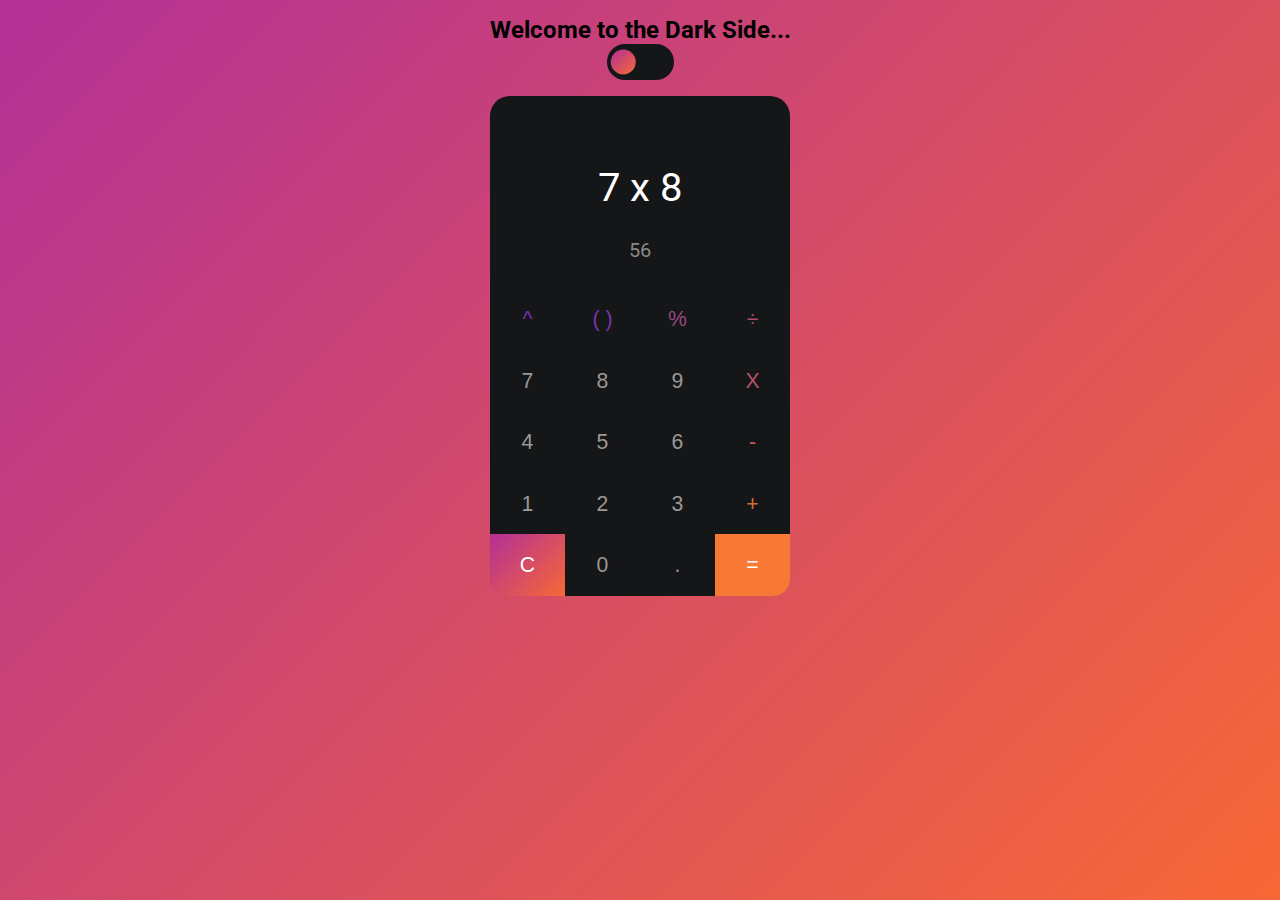
<file: Calculator-msca/index.html>
<html lang="en">
  <head>
    <meta charset="UTF-8" />
    <meta name="viewport" content="width=device-width, initial-scale=1.0" />
    <link rel="preconnect" href="https://fonts.gstatic.com" />
    <link
      href="https://fonts.googleapis.com/css2?family=Roboto&display=swap"
      rel="stylesheet"
    />
    <link rel="stylesheet" href="./CSS/styles.css" />
    <title>Calculator</title>
  </head>
  <body>
    <h2 id="toggle-header">Welcome to the Dark Side...</h2>
    <label class="switch">
      <input type="checkbox" id="theme-toggle" />
      <span class="slider round"></span>
    </label>
    <div class="calc-container">
      <div class="top-display"><span> 7 x 8</span></div>
      <div class="result-display"><span>56</span></div>
      <div class="buttons">
        <button class="calc-button functionalBtn">^</button>
        <button class="calc-button functionalBtn">( )</button>
        <button class="calc-button functionalBtn">%</button>
        <button class="calc-button functionalBtn">&divide;</button>
        <button class="calc-button number">7</button>
        <button class="calc-button number">8</button>
        <button class="calc-button number">9</button>
        <button class="calc-button functionalBtn">X</button>
        <button class="calc-button number">4</button>
        <button class="calc-button number">5</button>
        <button class="calc-button number">6</button>
        <button class="calc-button functionalBtn">-</button>
        <button class="calc-button number">1</button>
        <button class="calc-button number">2</button>
        <button class="calc-button number">3</button>
        <button class="calc-button functionalBtn">+</button>
        <button class="calc-button functionalBtn">C</button>
        <button class="calc-button number">0</button>
        <button class="calc-button number">.</button>
        <button class="calc-button functionalBtn">=</button>
      </div>
    </div>
    <script src="app.js"></script>
  </body>
</html>
</file>
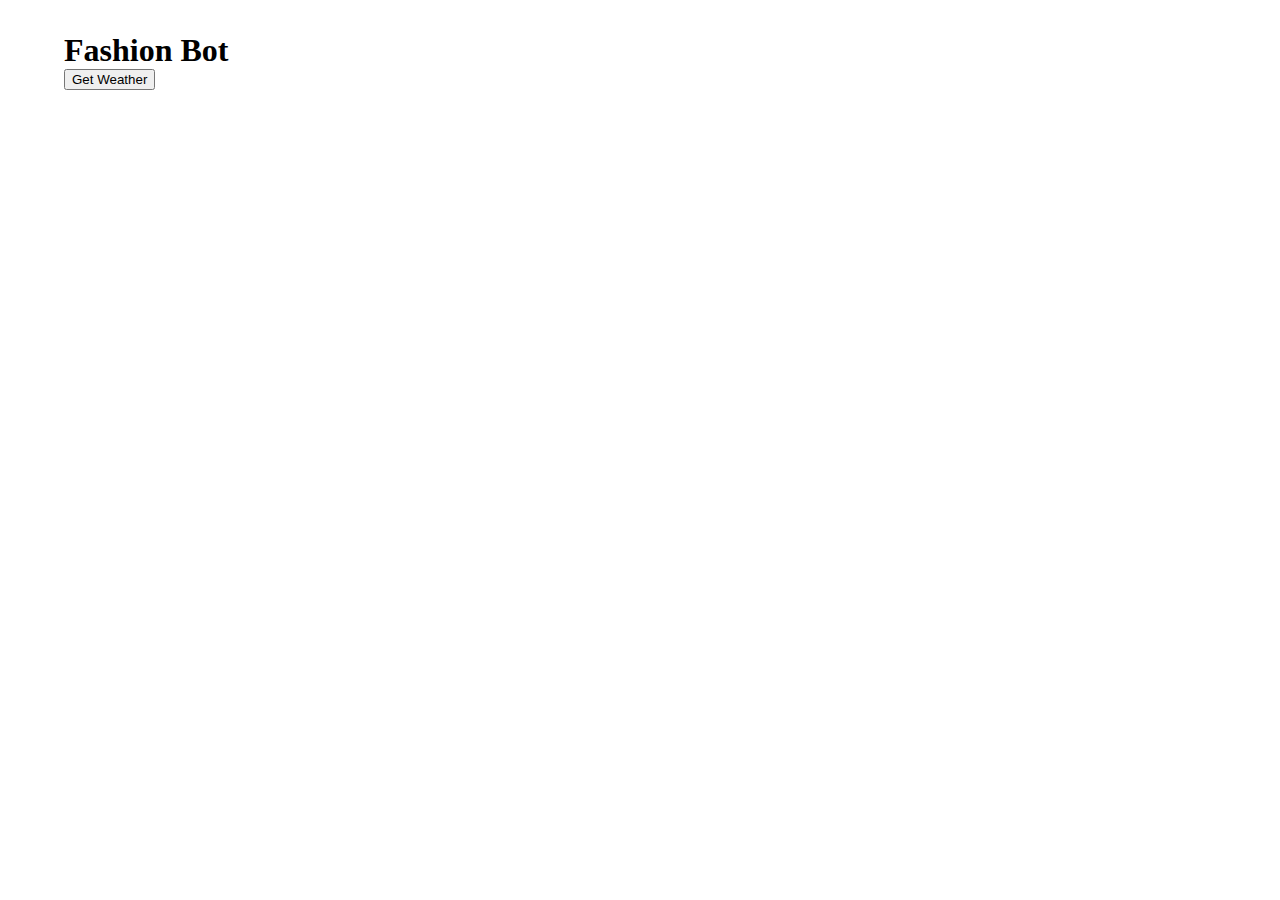
<file: Fashion-Bot-Weather/index.html>
<!DOCTYPE html>
<html lang="en">
  <head>
    <meta charset="UTF-8" />
    <meta name="viewport" content="width=device-width, initial-scale=1.0" />
    <link rel="stylesheet" href="./CSS/styles.css" />
    <title>Fashion Bot</title>
  </head>
  <body>
    <h1>Fashion Bot</h1>
    <button class="getWeatherBtn">Get Weather</button>
    <div class="weather-container">
      <div class='primary-weather-container'>
        
      </div>
      <div class="details-container">
        <p class="details-copy">
          
        </p>
      </div>
    </div>
    <script src="./app.js"></script>
  </body>
</html>
</file>
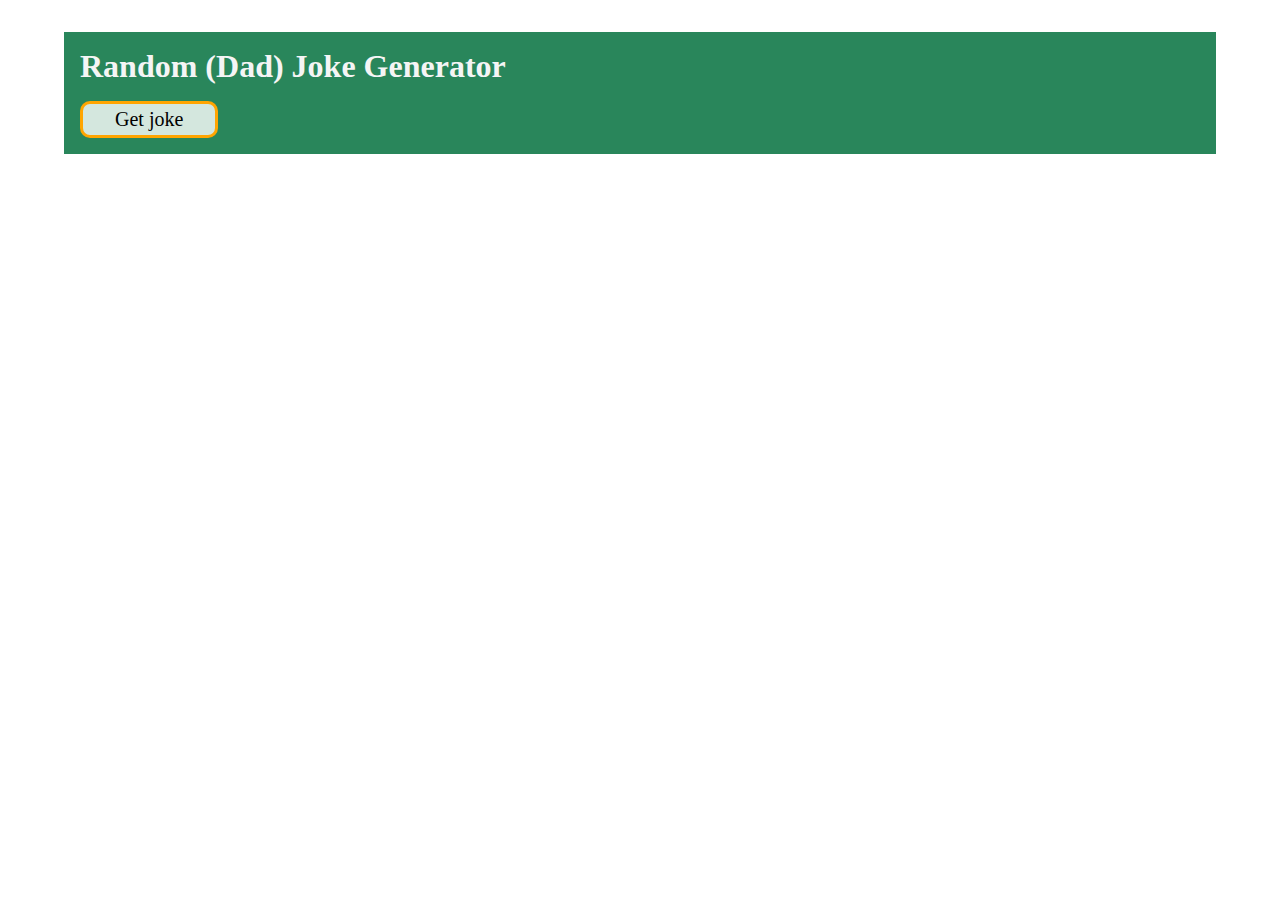
<file: joke-generator/index.html>
<!-- ! Started on Wednesday October 28, 2020 11:42AM as small js proj for msca -->
<!DOCTYPE html>
<html lang="en">
  <head>
    <meta charset="UTF-8" />
    <meta name="viewport" content="width=device-width, initial-scale=1.0" />
    <link rel="stylesheet" href="./CSS/styles.css" />
    <title>Joke Generator</title>
  </head>
  <body>
    <div class="joke-container">
	  <h1 class = "jokes-header">Random (Dad) Joke Generator</h1>
	  <ol class='single-jokes-container'>
		
	  </ol>
     
      <button class="jokeBtn">Get joke</button>
    </div>

    <script src="./app.js"></script>
  </body>
</html>
</file>
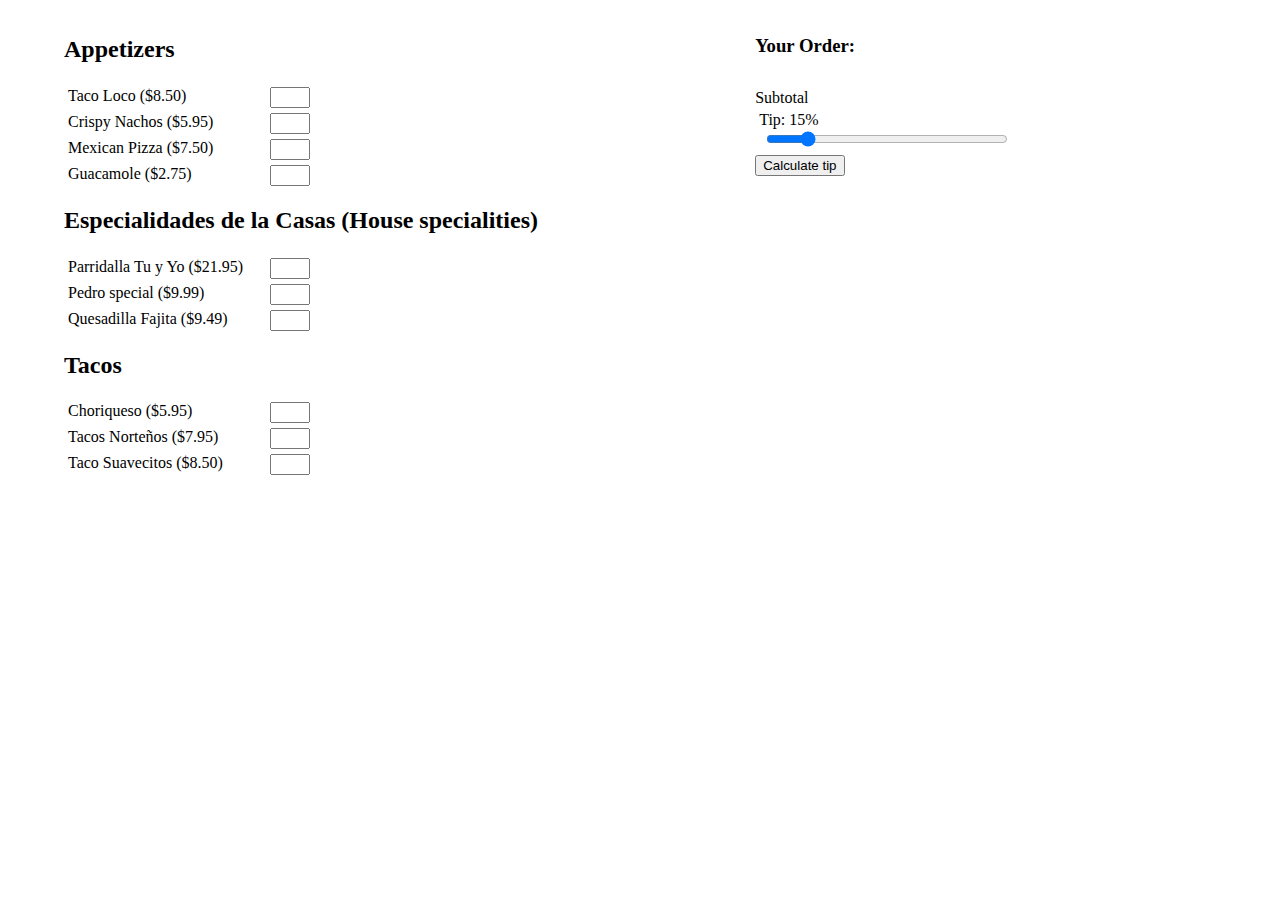
<file: Tip-calculator/index.html>
<!DOCTYPE html>
<html lang="en">
  <head>
    <meta charset="UTF-8" />
    <meta name="viewport" content="width=device-width, initial-scale=1.0" />
    <!-- <link rel='stylesheet' href='.'> -->
    <title>Tip-calculator</title>
  </head>
  <body>
    <div class="page-container">
      <div class="menu-items">
        <!-- @@ ===============  APPETIZERS   =============   -->
        <section class="appetizers">
          <h2 class="menu-section">Appetizers</h2>
          <label for="Taco-Loco">
            Taco Loco ($8.50)
            <input
              type="number"
              name="Taco-Loco"
              id="Taco-Loco"
              data-price="8.50"
              class="menu-item"
            />
          </label>
          <label for="Crispy Nachos">
            Crispy Nachos ($5.95)
            <input
              type="number"
              name="Crispy-Nachos"
              id="Crispy-Nachos"
              data-price="5.95"
              class="menu-item"
            />
          </label>
          <label for="Mexican Pizza">
            Mexican Pizza ($7.50)
            <input
              type="number"
              name="Mexican-Pizza"
              id="Mexican-Pizza"
              data-price="7.50"
              class="menu-item"
            />
          </label>
          <label for="Guacamole">
            Guacamole ($2.75)
            <input
              type="number"
              name="Guacamole"
              id="Guacamole"
              data-price="2.75"
              class="menu-item"
            />
          </label>
        </section>

        <!-- @@ ===============  House Specialities   =============   -->
        <section class="house-specialities">
          <h2 class="menu-section">
            Especialidades de la Casas (House specialities)
          </h2>
          <label for="Parridalla-Tu-y-Yo">
            Parridalla Tu y Yo ($21.95)
            <input
              type="number"
              name="Parridalla-Tu-y-Yo"
              id="Parridalla-Tu-y-Yo"
              data-price="21.95"
              class="menu-item"
            />
          </label>
          <label for="Pedro-special">
            Pedro special ($9.99)
            <input
              type="number"
              name="Pedro-special"
              id="Pedro-special"
              data-price="9.99"
              class="menu-item"
            />
          </label>
          <label
            for="Quesadilla-Fajita
  "
          >
            Quesadilla Fajita ($9.49)
            <input
              type="number"
              name="Quesadilla-Fajita
  "
              id="Quesadilla-Fajita
  "
              data-price="9.49"
              class="menu-item"
            />
          </label>
        </section>
        <div class="tacos">
          <h2 class="menu-section">Tacos</h2>
          <label for="Choriqueso">
            Choriqueso ($5.95)
            <input
              type="number"
              name="Choriqueso"
              id="Choriqueso"
              data-price="5.95"
              class="menu-item"
            />
          </label>
          <label for="Tacos-Norteños">
            Tacos Norteños ($7.95)
            <input
              type="number"
              name="Tacos-Norteños"
              id="Tacos-Norteños"
              data-price="7.95"
              class="menu-item"
            />
          </label>
          <label for="Taco-Suavecitos">
            Taco Suavecitos ($8.50)
            <input
              type="number"
              name="Taco-Suavecitos"
              id="Taco-Suavecitos"
              data-price="8.50"
              class="menu-item"
            />
          </label>
        </div>
      </div>
      <div class="cart">
        <div class="cart-items">
          <h3>Your Order:</h3>
        </div>
        <span class="subtotal">Subtotal</span>

        <label for="tip"
          >Tip: <span class="tipAmount">15%</span>
          <br />
          <input
            type="range"
            name="tip"
            id="tip"
            min="0"
            value="15"
            class="tip-input"
            max="100"
          />
        </label>
        <button class="calculateTip">Calculate tip</button>
        <p class="calculatedTip"></p>
        <p class="total"></p>
      </div>
    </div>

    <style>
      /* ==== Basic CSS Reset ==== */
      html {
        box-sizing: border-box;
      }

      *,
      *:before,
      *:after {
        box-sizing: inherit;
      }

      body {
        width: 1500px;
        max-width: calc(100% - 6rem);
        margin: 0 auto;
        padding: 1em;
      }
      .page-container {
        display: grid;
        grid-template-columns: 3fr 2fr;
      }
      input {
        width: 40px;
        float: right;
      }
      label {
        display: block;
        padding: 0.25em;
        width: 250px;
      }
      .tip-input {
        display: inline-block;
        float: none;
        margin-left: 0.5em;
        width: 100%;
      }

      .cart-items {
        margin-bottom: 2em;
      }
      .cart-item {
        border: solid 1px green;
        margin: 0;
        padding: 0.25em 0;
      }
    </style>
    <script>
      const tipBtn = document.querySelector('.calculateTip');
      const menuInputs = [...document.querySelectorAll('[data-price]')];
      const tipSlider = document.querySelector('.tip-input');
      console.log(menuInputs);

      function calculateBill() {
        //@# DOM variables
        const tipAmountDisplay = document.querySelector('.tipAmount');
        const calculatedTipDisplay = document.querySelector('.calculatedTip');

        let subtotal = updateSubtotal();
        subtotal ? subtotal : (subtotal = 0);

        // @# calculations
        let calculatedTip = (subtotal * tipSlider.value * 0.01).toFixed(2);
        const totalDisplay = document.querySelector('.total');
        let total = (Number(calculatedTip) + Number(subtotal)).toFixed(2);

        // @# displaying
        tipAmountDisplay.textContent = `${tipSlider.value}%`;
        calculatedTipDisplay.textContent = `Tip: $${calculatedTip}`;
        totalDisplay.textContent = `Total: $${total}`;
      }

      function updateSubtotal() {
        if (this.value <= 0) {
          return;
        }
        const subtotalDisplay = document.querySelector('.subtotal');
        let subtotal = menuInputs.filter((input) => input.value);
        // debugger;
        if (subtotal.length == 0) {
          return;
        }
        subtotal = subtotal
          .map((input) => input.value * input.dataset.price)
          .reduce((acc, next) => acc + next);
        subtotalDisplay.innerText = `Subtotal: ${subtotal.toFixed(2)}`;
        return subtotal;
      }

      function updateCart() {
        const cart = [];
        const cartDisplay = document.querySelector('.cart-items');
        return function updateCartDisplay() {
          // debugger;
          if (!cart.includes(this.name)) {
            if (this.value <= 0) {
              return;
            }
            let item = document.createElement('p');
            // debugger;
            // let quantity = 1;
            item.innerHTML = `${this.name.replace(/-/, ' ')}: ${this.value}`;
            item.classList.add('cart-item');
            item.setAttribute('name', `cart${this.name}`);
            cartDisplay.appendChild(item);
            cart.push(this.name);
            return cart;
          } else {
            // debugger;
            let item = document.querySelector(`
      [name=cart${this.name}]`);
            if (this.value == 0) {
              let index = cart.indexOf(item);
              cart.splice(index, 1);
              item.remove();
            }
            console.log(this.name);
            let name = this.name.replace(/-/, ' ');
            console.log(name);
            item.innerHTML = `${name}: ${this.value}`;
            return cart;
          }
        };
      }

      // closure over cart;   Don't think I've successfully used closures, so I was glad to get this one working.
      const updateCartDisplay = updateCart();

      tipBtn.addEventListener('click', calculateBill);

      //multiple event listeners for menuInputs to retain "this" value in each instead of passing multiple functions to anonymous arrow which I think distorted this value away from DOM element;
      menuInputs.forEach((input) =>
        input.addEventListener('change', updateSubtotal)
      );
      menuInputs.forEach((input) =>
        input.addEventListener('change', updateCartDisplay)
      );
      tipSlider.addEventListener('input', calculateBill);
    </script>
  </body>
</html>
</file>
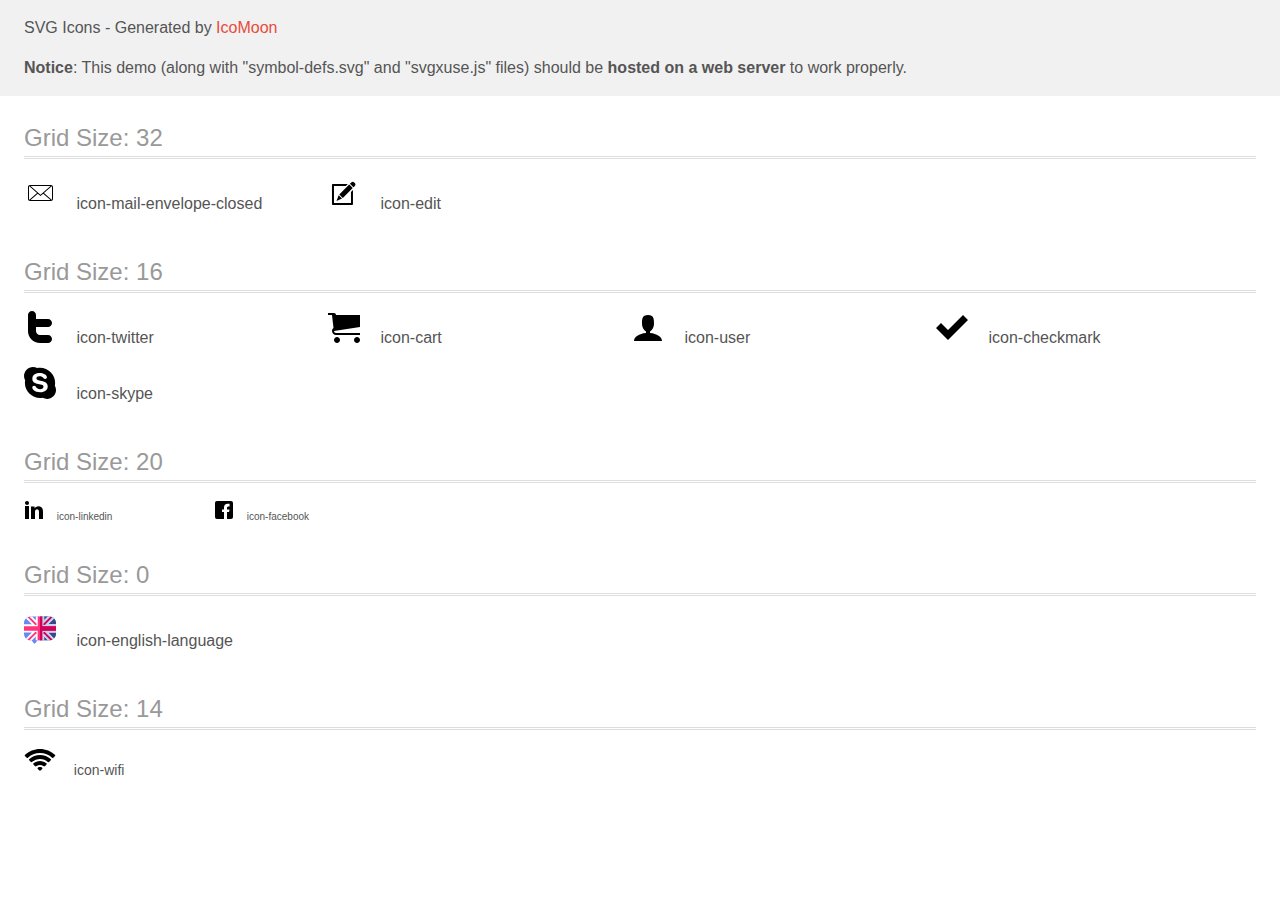
<file: Venedor/media/Icons/demo-external-svg.html>
<!doctype html>
<html>
<head>
    <title>IcoMoon - SVG Icons</title>
    <meta charset="utf-8">
    <meta name="viewport" content="width=device-width, initial-scale=1">
    <link rel="stylesheet" href="demo-files/demo.css">
    <link rel="stylesheet" href="style.css">
</head>
<body>
<header class="bgc1 clearfix">
<div class="mhl">
    <p>SVG Icons - Generated by <a href="https://icomoon.io/app">IcoMoon</a></p><p><strong>Notice</strong>: This demo (along with "symbol-defs.svg" and "svgxuse.js" files) should be <b>hosted on a web server</b> to work properly.</p>
</div>
</header>
    <div class="clearfix mhl ptl">
        <h1 class="mvm mtn fgc1">Grid Size: 32</h1>
        <div class="glyph fs1">
            <div class="clearfix pbs">
                <svg class="icon icon-mail-envelope-closed"><use xlink:href="symbol-defs.svg#icon-mail-envelope-closed"></use></svg><span class="name"> icon-mail-envelope-closed</span>
            </div>
        </div>
        <div class="glyph fs1">
            <div class="clearfix pbs">
                <svg class="icon icon-edit"><use xlink:href="symbol-defs.svg#icon-edit"></use></svg><span class="name"> icon-edit</span>
            </div>
        </div>
  </div>
    <div class="clearfix mhl ptl">
        <h1 class="mvm mtn fgc1">Grid Size: 16</h1>
        <div class="glyph fs2">
            <div class="clearfix pbs">
                <svg class="icon icon-twitter"><use xlink:href="symbol-defs.svg#icon-twitter"></use></svg><span class="name"> icon-twitter</span>
            </div>
        </div>
        <div class="glyph fs2">
            <div class="clearfix pbs">
                <svg class="icon icon-cart"><use xlink:href="symbol-defs.svg#icon-cart"></use></svg><span class="name"> icon-cart</span>
            </div>
        </div>
        <div class="glyph fs2">
            <div class="clearfix pbs">
                <svg class="icon icon-user"><use xlink:href="symbol-defs.svg#icon-user"></use></svg><span class="name"> icon-user</span>
            </div>
        </div>
        <div class="glyph fs2">
            <div class="clearfix pbs">
                <svg class="icon icon-checkmark"><use xlink:href="symbol-defs.svg#icon-checkmark"></use></svg><span class="name"> icon-checkmark</span>
            </div>
        </div>
        <div class="glyph fs2">
            <div class="clearfix pbs">
                <svg class="icon icon-skype"><use xlink:href="symbol-defs.svg#icon-skype"></use></svg><span class="name"> icon-skype</span>
            </div>
        </div>
  </div>
    <div class="clearfix mhl ptl">
        <h1 class="mvm mtn fgc1">Grid Size: 20</h1>
        <div class="glyph fs3">
            <div class="clearfix pbs">
                <svg class="icon icon-linkedin"><use xlink:href="symbol-defs.svg#icon-linkedin"></use></svg><span class="name"> icon-linkedin</span>
            </div>
        </div>
        <div class="glyph fs3">
            <div class="clearfix pbs">
                <svg class="icon icon-facebook"><use xlink:href="symbol-defs.svg#icon-facebook"></use></svg><span class="name"> icon-facebook</span>
            </div>
        </div>
  </div>
    <div class="clearfix mhl ptl">
        <h1 class="mvm mtn fgc1">Grid Size: 0</h1>
        <div class="glyph fs4">
            <div class="clearfix pbs">
                <svg class="icon icon-english-language"><use xlink:href="symbol-defs.svg#icon-english-language"></use></svg><span class="name"> icon-english-language</span>
            </div>
        </div>
  </div>
    <div class="clearfix mhl ptl">
        <h1 class="mvm mtn fgc1">Grid Size: 14</h1>
        <div class="glyph fs5">
            <div class="clearfix pbs">
                <svg class="icon icon-wifi"><use xlink:href="symbol-defs.svg#icon-wifi"></use></svg><span class="name"> icon-wifi</span>
            </div>
        </div>
  </div>
<script defer src="svgxuse.js"></script>
</body>
</html>
</file>
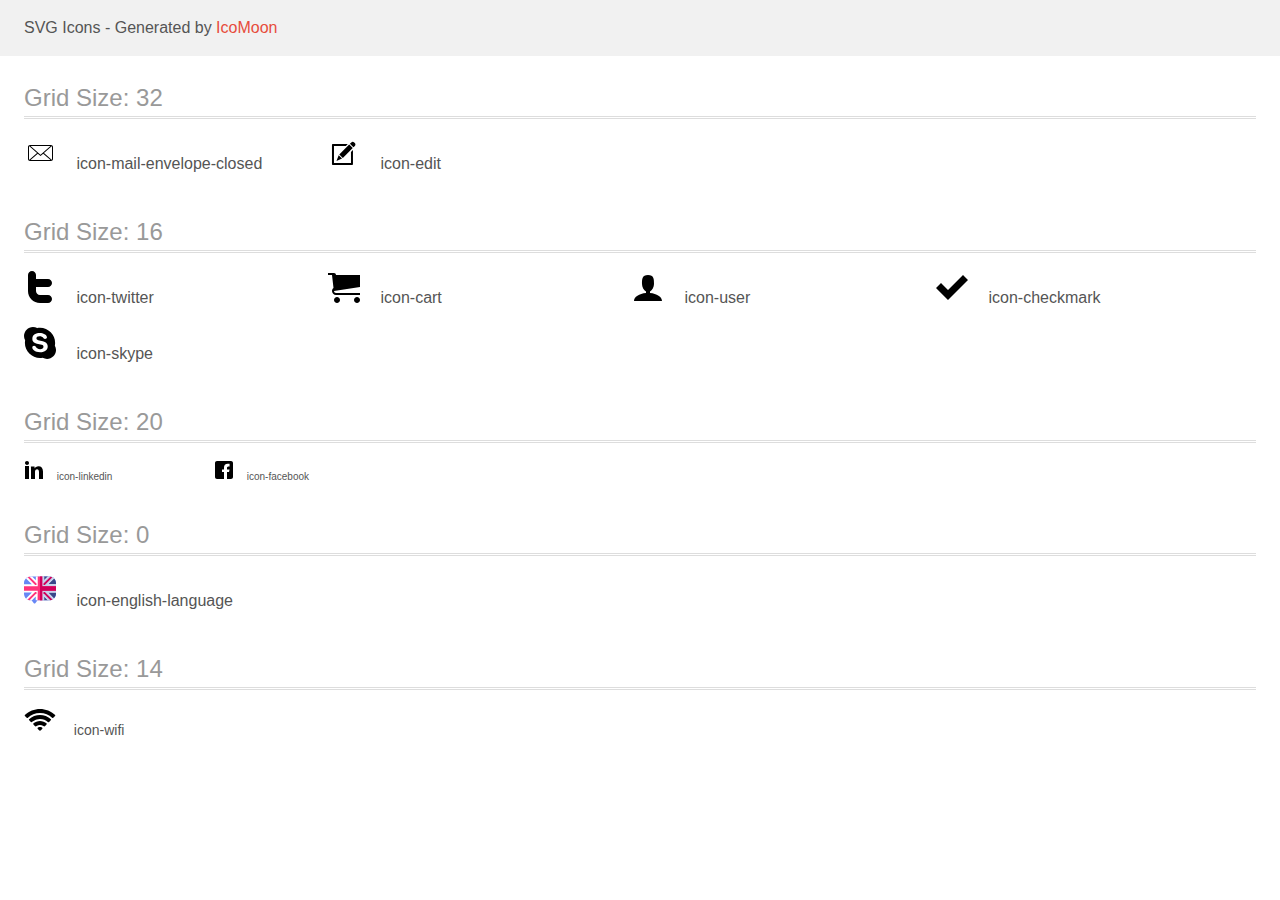
<file: Venedor/media/Icons/demo.html>
<!doctype html>
<html>
<head>
    <title>IcoMoon - SVG Icons</title>
    <meta charset="utf-8">
    <meta name="viewport" content="width=device-width, initial-scale=1">
    <link rel="stylesheet" href="demo-files/demo.css">
    <link rel="stylesheet" href="style.css">
</head>
<body>
<svg aria-hidden="true" style="position: absolute; width: 0; height: 0; overflow: hidden;" version="1.1" xmlns="http://www.w3.org/2000/svg" xmlns:xlink="http://www.w3.org/1999/xlink">
<defs>
<symbol id="icon-mail-envelope-closed" viewBox="0 0 32 32">
<path d="M5.315 9.274l7.735 6.726-7.737 6.728c-0.194-0.184-0.313-0.445-0.313-0.735v-11.986c0-0.289 0.121-0.549 0.315-0.733zM27.687 9.272c0.194 0.184 0.313 0.445 0.313 0.735v11.986c0 0.289-0.121 0.549-0.315 0.733l-7.735-6.726 7.737-6.728zM19.202 16.651l7.298 6.349h-20l7.298-6.349 2.702 2.349 2.702-2.349zM6.004 8c-1.107 0-2.004 0.895-2.004 1.994v12.012c0 1.101 0.89 1.994 2.004 1.994h20.993c1.107 0 2.004-0.895 2.004-1.994v-12.012c0-1.101-0.89-1.994-2.004-1.994h-20.993zM16.5 17.7l-10-8.7h20l-10 8.7z"></path>
</symbol>
<symbol id="icon-edit" viewBox="0 0 32 32">
<path d="M10.681 18.207l-2.209 5.67 5.572-2.307-3.363-3.363zM26.855 6.097l-0.707-0.707c-0.78-0.781-2.047-0.781-2.828 0l-1.414 1.414 3.535 3.536 1.414-1.414c0.782-0.781 0.782-2.048 0-2.829zM10.793 17.918l0.506-0.506 3.535 3.535 9.9-9.9-3.535-3.535 0.707-0.708-11.113 11.114zM23.004 26.004l-17.026 0.006 0.003-17.026 11.921-0.004 1.868-1.98h-14.805c-0.552 0-1 0.447-1 1v19c0 0.553 0.448 1 1 1h19c0.553 0 1-0.447 1-1v-14.058l-2.015 1.977 0.054 11.085z"></path>
</symbol>
<symbol id="icon-twitter" viewBox="0 0 32 32">
<path d="M24 16h-12v4c0 2.209 1.791 4 4 4h8c2.209 0 4 1.791 4 4s-1.791 4-4 4h-8c-6.627 0-12-5.373-12-12v-16c0-2.209 1.791-4 4-4s4 1.791 4 4v4h12c2.209 0 4 1.791 4 4s-1.791 4-4 4z"></path>
</symbol>
<symbol id="icon-cart" viewBox="0 0 32 32">
<path d="M12 29c0 1.657-1.343 3-3 3s-3-1.343-3-3c0-1.657 1.343-3 3-3s3 1.343 3 3z"></path>
<path d="M32 29c0 1.657-1.343 3-3 3s-3-1.343-3-3c0-1.657 1.343-3 3-3s3 1.343 3 3z"></path>
<path d="M32 16v-12h-24c0-1.105-0.895-2-2-2h-6v2h4l1.502 12.877c-0.915 0.733-1.502 1.859-1.502 3.123 0 2.209 1.791 4 4 4h24v-2h-24c-1.105 0-2-0.895-2-2 0-0.007 0-0.014 0-0.020l26-3.98z"></path>
</symbol>
<symbol id="icon-user" viewBox="0 0 32 32">
<path d="M18 22.082v-1.649c2.203-1.241 4-4.337 4-7.432 0-4.971 0-9-6-9s-6 4.029-6 9c0 3.096 1.797 6.191 4 7.432v1.649c-6.784 0.555-12 3.888-12 7.918h28c0-4.030-5.216-7.364-12-7.918z"></path>
</symbol>
<symbol id="icon-checkmark" viewBox="0 0 32 32">
<path d="M27 4l-15 15-7-7-5 5 12 12 20-20z"></path>
</symbol>
<symbol id="icon-skype" viewBox="0 0 32 32">
<path d="M13.3 1.169c-0.050-0.031-0.106-0.056-0.156-0.081-0.056 0.012-0.106 0.019-0.162 0.031l0.319 0.050z"></path>
<path d="M1.15 13.156c-0.012 0.056-0.019 0.113-0.025 0.162 0.031 0.050 0.050 0.1 0.081 0.15l-0.056-0.313z"></path>
<path d="M30.837 18.831c0.012-0.056 0.019-0.113 0.031-0.169-0.031-0.050-0.050-0.1-0.081-0.15l0.050 0.319z"></path>
<path d="M18.5 30.719c0.050 0.031 0.106 0.056 0.156 0.081 0.056-0.012 0.113-0.019 0.169-0.025l-0.325-0.056z"></path>
<path d="M30.869 18.663c-0.012 0.056-0.019 0.113-0.031 0.169l-0.056-0.325c0.031 0.056 0.056 0.106 0.087 0.156 0.163-0.9 0.25-1.819 0.25-2.738 0-2.037-0.4-4.019-1.188-5.881-0.762-1.8-1.85-3.419-3.238-4.806s-3.006-2.475-4.8-3.237c-1.863-0.788-3.844-1.188-5.881-1.188-0.963 0-1.925 0.088-2.863 0.269 0 0-0.006 0-0.006 0 0.050 0.025 0.106 0.050 0.156 0.081l-0.319-0.050c0.056-0.012 0.106-0.019 0.162-0.031-1.287-0.681-2.731-1.050-4.194-1.050-2.388 0-4.638 0.931-6.325 2.619s-2.619 3.937-2.619 6.325c0 1.519 0.394 3.019 1.125 4.338 0.012-0.056 0.019-0.113 0.025-0.162l0.056 0.319c-0.031-0.050-0.056-0.1-0.081-0.15-0.15 0.856-0.225 1.731-0.225 2.606 0 2.038 0.4 4.019 1.188 5.881 0.763 1.8 1.85 3.413 3.237 4.8s3.006 2.475 4.806 3.238c1.863 0.788 3.844 1.188 5.881 1.188 0.887 0 1.775-0.081 2.644-0.238-0.050-0.031-0.1-0.056-0.156-0.081l0.325 0.056c-0.056 0.012-0.113 0.019-0.169 0.025 1.337 0.756 2.856 1.163 4.4 1.163 2.387 0 4.637-0.931 6.325-2.619s2.619-3.938 2.619-6.325c-0.006-1.519-0.4-3.019-1.137-4.35zM16.069 25.181c-5.369 0-7.769-2.637-7.769-4.619 0-1.012 0.75-1.725 1.781-1.725 2.3 0 1.7 3.3 5.988 3.3 2.194 0 3.406-1.194 3.406-2.413 0-0.731-0.363-1.544-1.806-1.9l-4.775-1.194c-3.844-0.963-4.544-3.044-4.544-5 0-4.056 3.819-5.581 7.406-5.581 3.306 0 7.2 1.825 7.2 4.263 0 1.044-0.906 1.65-1.938 1.65-1.962 0-1.6-2.713-5.55-2.713-1.963 0-3.044 0.887-3.044 2.156s1.55 1.675 2.894 1.981l3.538 0.787c3.869 0.863 4.85 3.125 4.85 5.25 0 3.294-2.531 5.756-7.637 5.756z"></path>
</symbol>
<symbol id="icon-linkedin" viewBox="0 0 20 20">
<path d="M5 3c0 1.062-0.71 1.976-2.001 1.976-1.215 0-1.999-0.862-1.999-1.924 0-1.090 0.76-2.052 2-2.052s1.976 0.91 2 2zM1 19v-13h4v13h-4z"></path>
<path d="M7 10.444c0-1.545-0.051-2.836-0.102-3.951h3.594l0.178 1.723h0.076c0.506-0.811 1.746-2 3.822-2 2.532 0 4.432 1.695 4.432 5.342v7.442h-4v-6.861c0-1.594-0.607-2.81-2-2.81-1.062 0-1.594 0.86-1.873 1.569-0.102 0.254-0.127 0.608-0.127 0.963v7.139h-4v-8.556z"></path>
</symbol>
<symbol id="icon-facebook" viewBox="0 0 20 20">
<path d="M17 1h-14c-1.1 0-2 0.9-2 2v14c0 1.101 0.9 2 2 2h7v-7h-2v-2.475h2v-2.050c0-2.164 1.212-3.684 3.766-3.684l1.803 0.002v2.605h-1.197c-0.994 0-1.372 0.746-1.372 1.438v1.69h2.568l-0.568 2.474h-2v7h4c1.1 0 2-0.899 2-2v-14c0-1.1-0.9-2-2-2z"></path>
</symbol>
<symbol id="icon-english-language" viewBox="0 0 32 32">
<path fill="#6787f5" style="fill: var(--color1, #6787f5)" d="M25.438 2.563h-18.875c-3.619 0-6.563 2.944-6.563 6.563v10.559c0 3.619 2.944 6.563 6.563 6.563h0.974l2.282 2.896c0.178 0.226 0.449 0.357 0.736 0.357s0.559-0.132 0.736-0.357l2.282-2.896h11.864c3.619 0 6.563-2.944 6.563-6.563v-10.559c0-3.619-2.944-6.563-6.563-6.563z"></path>
<path fill="#38478a" style="fill: var(--color2, #38478a)" d="M25.438 2.563h-9.438v23.684h9.438c3.619 0 6.563-2.944 6.563-6.563v-10.559c0-3.619-2.944-6.563-6.563-6.563z"></path>
<path fill="#fff" style="fill: var(--color3, #fff)" d="M12.485 27.628l1.089-1.382z"></path>
<path fill="#fff" style="fill: var(--color3, #fff)" d="M32 10.266h-7.883l5.868-5.868c-1.18-1.136-2.784-1.836-4.548-1.836h-1.572l-3.726 3.726v-3.726h-8.28v3.726l-3.726-3.726h-1.572c-1.764 0-3.367 0.7-4.548 1.836l5.868 5.868h-7.883v8.28h7.883l-5.866 5.866c1.18 1.136 2.783 1.834 4.546 1.834h0.974l0.265 0.336 3.959-3.959-0.064 3.623h8.445v-3.713l3.701 3.713h1.597c1.756 0 3.352-0.693 4.531-1.82l-0.221-0.222-5.641-5.659h7.893z"></path>
<path fill="#c7d3ed" style="fill: var(--color4, #c7d3ed)" d="M32 10.266h-7.883l5.868-5.868c-1.18-1.136-2.784-1.836-4.548-1.836h-1.572l-3.726 3.726v-3.726h-4.14v23.684h4.14v-3.713l3.701 3.713h1.597c1.756 0 3.352-0.693 4.531-1.82l-0.221-0.222-5.641-5.659h7.893z"></path>
<path fill="#ff337a" style="fill: var(--color5, #ff337a)" d="M18.265 12.141v-9.578h-4.53v9.578h-13.735v4.53h13.735l-0.161 9.576h4.691v-9.576h13.735v-4.53z"></path>
<path fill="#d1005b" style="fill: var(--color6, #d1005b)" d="M18.265 12.141v-9.578h-2.265v23.684h2.265v-9.576h13.735v-4.53z"></path>
<path fill="#ff337a" style="fill: var(--color5, #ff337a)" d="M12.485 10.891v-1.326l-6.926-6.926c-0.71 0.109-1.383 0.333-2 0.652l7.6 7.6z"></path>
<path fill="#d1005b" style="fill: var(--color6, #d1005b)" d="M28.441 3.291c-0.616-0.319-1.29-0.542-2-0.652l-6.926 6.926v1.326h1.326z"></path>
<path fill="#ff337a" style="fill: var(--color5, #ff337a)" d="M3.561 25.519c0.617 0.318 1.29 0.542 2 0.651l6.924-6.924v-1.326h-1.326z"></path>
<path fill="#d1005b" style="fill: var(--color6, #d1005b)" d="M19.515 17.921v1.33l6.9 6.923c0.712-0.107 1.386-0.328 2.005-0.645l-7.583-7.608z"></path>
</symbol>
<symbol id="icon-wifi" viewBox="0 0 32 28">
<path d="M16 23.797c-0.406 0-2.594-2.188-2.594-2.609 0-0.766 2-1.188 2.594-1.188s2.594 0.422 2.594 1.188c0 0.422-2.188 2.609-2.594 2.609zM20.219 19.563c-0.219 0-1.922-1.563-4.219-1.563-2.312 0-3.984 1.563-4.219 1.563-0.375 0-2.641-2.25-2.641-2.625 0-0.141 0.063-0.266 0.156-0.359 1.672-1.656 4.391-2.578 6.703-2.578s5.031 0.922 6.703 2.578c0.094 0.094 0.156 0.219 0.156 0.359 0 0.375-2.266 2.625-2.641 2.625zM24.484 15.313c-0.125 0-0.266-0.063-0.359-0.125-2.578-2-4.75-3.187-8.125-3.187-4.719 0-8.313 3.313-8.484 3.313-0.359 0-2.609-2.25-2.609-2.625 0-0.125 0.063-0.25 0.156-0.344 2.797-2.797 7.016-4.344 10.938-4.344s8.141 1.547 10.938 4.344c0.094 0.094 0.156 0.219 0.156 0.344 0 0.375-2.25 2.625-2.609 2.625zM28.719 11.078c-0.125 0-0.25-0.063-0.344-0.141-3.609-3.172-7.5-4.937-12.375-4.937s-8.766 1.766-12.375 4.937c-0.094 0.078-0.219 0.141-0.344 0.141-0.359 0-2.625-2.25-2.625-2.625 0-0.141 0.063-0.266 0.156-0.359 3.953-3.922 9.656-6.094 15.188-6.094s11.234 2.172 15.188 6.094c0.094 0.094 0.156 0.219 0.156 0.359 0 0.375-2.266 2.625-2.625 2.625z"></path>
</symbol>
</defs>
</svg>

<header class="bgc1 clearfix">
<div class="mhl">
    <p>SVG Icons - Generated by <a href="https://icomoon.io/app">IcoMoon</a></p>
</div>
</header>
    <div class="clearfix mhl ptl">
        <h1 class="mvm mtn fgc1">Grid Size: 32</h1>
        <div class="glyph fs1">
            <div class="clearfix pbs">
                <svg class="icon icon-mail-envelope-closed"><use xlink:href="#icon-mail-envelope-closed"></use></svg><span class="name"> icon-mail-envelope-closed</span>
            </div>
        </div>
        <div class="glyph fs1">
            <div class="clearfix pbs">
                <svg class="icon icon-edit"><use xlink:href="#icon-edit"></use></svg><span class="name"> icon-edit</span>
            </div>
        </div>
  </div>
    <div class="clearfix mhl ptl">
        <h1 class="mvm mtn fgc1">Grid Size: 16</h1>
        <div class="glyph fs2">
            <div class="clearfix pbs">
                <svg class="icon icon-twitter"><use xlink:href="#icon-twitter"></use></svg><span class="name"> icon-twitter</span>
            </div>
        </div>
        <div class="glyph fs2">
            <div class="clearfix pbs">
                <svg class="icon icon-cart"><use xlink:href="#icon-cart"></use></svg><span class="name"> icon-cart</span>
            </div>
        </div>
        <div class="glyph fs2">
            <div class="clearfix pbs">
                <svg class="icon icon-user"><use xlink:href="#icon-user"></use></svg><span class="name"> icon-user</span>
            </div>
        </div>
        <div class="glyph fs2">
            <div class="clearfix pbs">
                <svg class="icon icon-checkmark"><use xlink:href="#icon-checkmark"></use></svg><span class="name"> icon-checkmark</span>
            </div>
        </div>
        <div class="glyph fs2">
            <div class="clearfix pbs">
                <svg class="icon icon-skype"><use xlink:href="#icon-skype"></use></svg><span class="name"> icon-skype</span>
            </div>
        </div>
  </div>
    <div class="clearfix mhl ptl">
        <h1 class="mvm mtn fgc1">Grid Size: 20</h1>
        <div class="glyph fs3">
            <div class="clearfix pbs">
                <svg class="icon icon-linkedin"><use xlink:href="#icon-linkedin"></use></svg><span class="name"> icon-linkedin</span>
            </div>
        </div>
        <div class="glyph fs3">
            <div class="clearfix pbs">
                <svg class="icon icon-facebook"><use xlink:href="#icon-facebook"></use></svg><span class="name"> icon-facebook</span>
            </div>
        </div>
  </div>
    <div class="clearfix mhl ptl">
        <h1 class="mvm mtn fgc1">Grid Size: 0</h1>
        <div class="glyph fs4">
            <div class="clearfix pbs">
                <svg class="icon icon-english-language"><use xlink:href="#icon-english-language"></use></svg><span class="name"> icon-english-language</span>
            </div>
        </div>
  </div>
    <div class="clearfix mhl ptl">
        <h1 class="mvm mtn fgc1">Grid Size: 14</h1>
        <div class="glyph fs5">
            <div class="clearfix pbs">
                <svg class="icon icon-wifi"><use xlink:href="#icon-wifi"></use></svg><span class="name"> icon-wifi</span>
            </div>
        </div>
  </div>
<script defer src="svgxuse.js"></script>
</body>
</html>
</file>
<file: Calculator-msca/CSS/styles.css>
:root {
  --background: #141618;
  --numBtnColor: #999;
  --displayColor: #fff;
  --spectrum1: #7830aeff;
  --spectrum2: #7e33a9ff;
  --spectrum3: #9d4685ff;
  --spectrum4: #aa4d75ff;
  --spectrum5: #b55467ff;
  --spectrum6: #c45c54ff;
  --spectrum7: #dc6b30ff;
  --spectrum8: #f77935;
  /* --gradient: linear-gradient(180deg, rgba(0,50,203,1) 10%, rgba(4,233,166,1) 88%); */
  --gradient: linear-gradient(
    135deg,
    rgba(179, 48, 151, 1) 0%,
    rgba(247, 104, 53, 1) 100%
  );
}
/* ==== Basic CSS Reset ==== */
html {
  box-sizing: border-box;
}

*,
*:before,
*:after {
  box-sizing: inherit;
}

body,
h1,
h2,
h3,
h4,
h5,
h6,
p,
ol,
ul {
  margin: 0;
  padding: 0;
}

ol,
ul {
  list-style: none;
}

img {
  max-width: 100%;
  height: auto;
}
/* ==== End CSS Reset ==== */
body {
  padding: 1rem;
  display: flex;
  flex-direction: column;
  justify-content: center;
  align-items: center;
  font-family: 'Roboto', sans-serif;
  background: var(--gradient);
}

body.light {
  --spectrum1: #0032cb;
  --spectrum2: #0053c5;
  --spectrum3: #006ac1;
  --spectrum4: #0075be;
  --spectrum5: #0082bb;
  --spectrum6: #0093b9;
  --spectrum7: #00a8b4;
  --spectrum8: #00ccad;
  --numBtnColor: #141618;
  --displayColor: #141618;
  --background: #fff;
  --gradient: linear-gradient(
    135deg,
    rgba(0, 138, 193, 1) 0%,
    rgba(0, 184, 185, 1) 100%
  );
}

.calc-container {
  position: relative;
  min-width: 300px;
  min-height: 500px;
  background: var(--background);
  color: var(--displayColor);
  display: grid;
  grid-template-rows: 1.5fr 1fr 4fr;
  grid-template-columns: repeat(4, 1fr);
  grid-template-areas:
    'top top top top'
    'result result result result'
    'buttons buttons buttons buttons';
  border-radius: 20px;
  /* overflow: hidden; */
}

.top-display {
  grid-area: top;
  display: flex;
  justify-content: center;
  align-items: flex-end;
  font-size: 2.5rem;
  color: var(--numColor);
}

.result-display {
  display: flex;
  justify-content: center;
  align-items: center;
  font-size: 1.25rem;
}

.result-display {
  grid-area: result;
  color: #888;
}
.buttons {
  grid-area: buttons;
  display: grid;
  width: 100%;
  grid-template-columns: repeat(4, 1fr);
  background: var(--background);
  border-radius: 0 0 20px 20px;
}

.calc-button {
  border: none;
  display: block;
  font-size: 1.325rem;
  padding: 0;
  background: var(--background);
  color: var(--numBtnColor);
}

.calc-button:active {
  color: var(--spectrum8);
  box-shadow: inset 0px 0px 12px -6px var(--spectrum8);
}

.calc-button:focus {
  outline: none;
  border: none;
}
.calc-button:nth-of-type(1) {
  color: var(--spectrum1);
}
.calc-button:nth-of-type(2) {
  color: var(--spectrum2);
}
.calc-button:nth-of-type(3) {
  color: var(--spectrum3);
}
.calc-button:nth-of-type(4) {
  color: var(--spectrum4);
}
.calc-button:nth-of-type(8) {
  color: var(--spectrum5);
}
.calc-button:nth-of-type(12) {
  color: var(--spectrum6);
}
.calc-button:nth-of-type(16) {
  color: var(--spectrum7);
}
.calc-button:nth-of-type(20) {
  background: var(--spectrum8);
  border-radius: 0 0 17px;
  display: block;
  color: white;
}
.calc-button:nth-of-type(17) {
  background: var(--gradient);
  color: white;
  border-radius: 0 0 0 17px;
}

/* The switch - the box around the slider */
.switch {
  position: relative;
  display: inline-block;
  margin-bottom: 1rem;
  padding: 15px 30px;
}

/* Hide default HTML checkbox */
.switch input {
  opacity: 0;
  width: 0;
  height: 0;
}

/* The slider */
.slider {
  position: absolute;
  cursor: pointer;
  top: 0;
  left: 0;
  right: 0;
  bottom: 0;
  background-color: var(--background);
  transition: 0.3s;
}

.slider:before {
  position: absolute;
  content: '';
  height: 25px;
  width: 25px;
  left: 0px;
  top: 50%;
  transform: translate(15%, -50%);
  background: var(--gradient);
  transition: 0.4s;
}

input:checked + .slider {
  background-color: var(--background);
}

input:focus + .slider {
  box-shadow: 0 0 1px #2196f3;
}

input:checked + .slider:before {
  transform: translate(140%, -50%);
}

/* Rounded sliders */
.slider.round {
  border-radius: 30px;
}

.slider.round:before {
  border-radius: 50%;
}
</file>
<file: Venedor/media/Icons/demo-files/demo.css>
body {
  padding: 0;
  margin: 0;
  font-family: sans-serif;
  font-size: 1em;
  line-height: 1.5;
  color: #555;
  background: #fff;
}
h1 {
  font-size: 1.5em;
  font-weight: normal;
  box-shadow: 0 1px #ddd, 0 2px #fff, 0 3px #ddd;
}
small {
  font-size: .66666667em;
}
a {
  color: #e74c3c;
  text-decoration: none;
}
a:hover, a:focus {
  box-shadow: 0 1px #e74c3c;
}
.bshadow0, input {
  box-shadow: inset 0 -2px #e7e7e7;
}
input:hover {
  box-shadow: inset 0 -2px #ccc;
}
input, fieldset {
  font-size: 1em;
  margin: 0;
  padding: 0;
  border: 0;
}
input {
  color: inherit;
  line-height: 1.5;
  height: 1.5em;
  padding: .25em 0;
}
input:focus {
  outline: none;
  box-shadow: inset 0 -2px #449fdb;
}
.glyph {
  font-size: 16px;
  margin-right: 1.5em;
  float: left;
  width: 8em;
}
svg {
  color: #000;
}
.liga {
  width: 80%;
  width: calc(100% - 2.5em);
}
.talign-right {
  text-align: right;
}
.talign-center {
  text-align: center;
}
.bgc1 {
  background: #f1f1f1;
}
.fgc0 {
  color: #000;
}
.fgc1 {
  color: #999;
}
p {
  margin-top: 1em;
  margin-bottom: 1em;
}
.mvm {
  margin-top: .75em;
  margin-bottom: .75em;
}
.mtn {
  margin-top: 0;
}
.mtl, .mal {
  margin-top: 1.5em;
}
.mbl, .mal {
  margin-bottom: 1.5em;
}
.mal, .mhl {
  margin-left: 1.5em;
  margin-right: 1.5em;
}
.mhmm {
  margin-left: 1em;
  margin-right: 1em;
}
.ptl {
  padding-top: 1.5em;
}
.pbs, .pvs {
  padding-bottom: .25em;
}
.pvs, .pts {
  padding-top: .25em;
}
.unit {
  float: left;
}
.unitRight {
  float: right;
}
.size1of2 {
  width: 50%;
}
.size1of1 {
  width: 100%;
}
.clearfix:before, .clearfix:after {
  content: " ";
  display: table;
}
.clearfix:after {
  clear: both;
}
.hidden-true {
  display: none;
}
.textbox0 {
  width: 3em;
  background: #f1f1f1;
  padding: .25em .5em;
  line-height: 1.5;
  height: 1.5em;
}
.fs0 {
  font-size: 16px;
}
.fs1 {
  font-size: 32px;
}
.fs2 {
  font-size: 32px;
}
.fs3 {
  font-size: 20px;
}
.fs4 {
  font-size: 32px;
}
.fs5 {
  font-size: 28px;
}
.name {
  font-size: 0.5em;
  margin-left: 1em;
}
</file>
<file: Venedor/media/Icons/style.css>
.icon {
  display: inline-block;
  width: 1em;
  height: 1em;
  stroke-width: 0;
  stroke: currentColor;
  fill: currentColor;
}

/* ==========================================
Single-colored icons can be modified like so:
.icon-name {
  font-size: 32px;
  color: red;
}
========================================== */

.icon-wifi {
  width: 1.142578125em;
}
</file>
<file: Fashion-Bot-Weather/CSS/styles.css>
/* ==== Basic CSS Reset ==== */
html {
  box-sizing: border-box;
}

*,
*:before,
*:after {
  box-sizing: inherit;
}

body,
h1,
h2,
h3,
h4,
h5,
h6,
p,
ol,
ul {
  margin: 0;
  padding: 0;
}

ol,
ul {
  list-style: none;
}

img {
  max-width: 100%;
  height: auto;
  display: block;
}
/* ==== End CSS Reset ==== */

body {
  width: 1400px;
  max-width: calc(100% - 8rem);
  margin: 0 auto;
  padding-top: 2rem;
  font-family: Cambria, Cochin, Georgia, Times, 'Times New Roman', serif;
}

.primary-weather-container {
  display: flex;
  align-items: center;
}

.main-weather-title {
  display: flex;
  align-items: center;
}

.details-copy span {
  font-weight: bold;
}
</file>
<file: joke-generator/CSS/styles.css>
/* ==== Basic CSS Reset ==== */
html {
  box-sizing: border-box;
}

*,
*:before,
*:after {
  box-sizing: inherit;
}

body,
h1,
h2,
h3,
h4,
h5,
h6,
p,
ol,
ul {
  margin: 0;
  padding: 0;
}

/* ol,
ul {
  list-style: none;
} */

img {
  max-width: 100%;
  height: auto;
}
/* ==== End CSS Reset ==== */

body {
  width: 1500px;
  max-width: calc(100% - 8rem);
  margin: 0 auto;
  padding-top: 2rem;
}

.joke-container {
  background: rgb(41, 134, 91);
  padding: 1rem;
  color: whitesmoke;
}
.joke-container button {
	padding: .25rem 2rem;
	font-size: 1.25rem;
	font-family: Cambria, Cochin, Georgia, Times, 'Times New Roman', serif;
	border: solid orange 3px;
	border-radius: 10px;
	background: rgba(255,255,255,.8)
}

.single-jokes-container {
	padding-bottom: 1rem;
	font-size: 1.25rem;
}

.single-jokes-container li {
	margin-left: 1rem;
	line-height: 1.7;
}
</file>
